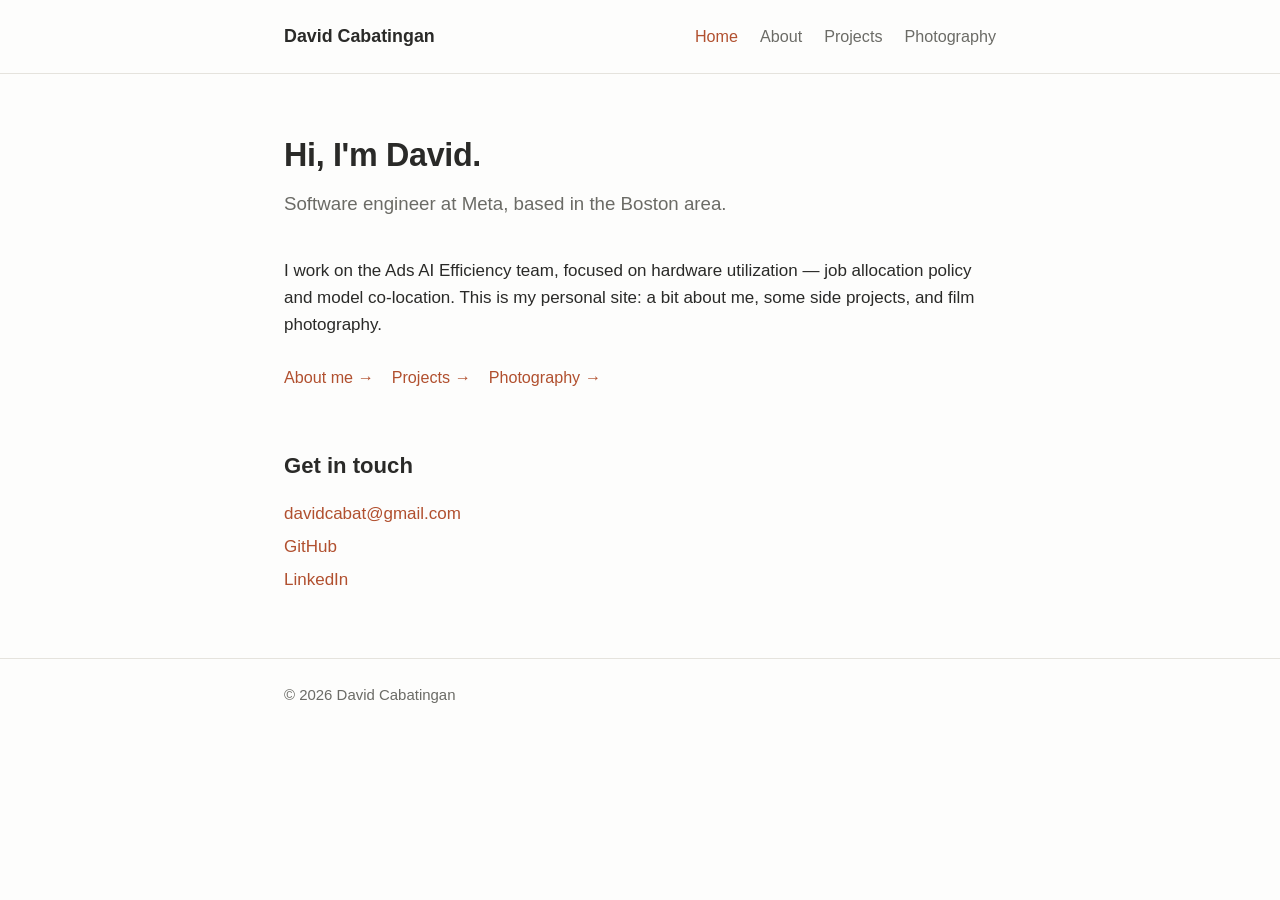
<file: index.html>
<!DOCTYPE html>
<html lang="en">
<head>
	<meta charset="utf-8" />
	<title>David Cabatingan</title>
	<meta name="viewport" content="width=device-width, initial-scale=1" />
	<link rel="shortcut icon" href="assets/faviconsmall.ico" />
	<link rel="stylesheet" href="assets/css/style.css" />
</head>
<body>

	<header class="site-header">
		<div class="container">
			<a href="index.html" class="name">David Cabatingan</a>
			<nav>
				<ul>
					<li><a href="index.html" class="active">Home</a></li>
					<li><a href="about.html">About</a></li>
					<li><a href="projects.html">Projects</a></li>
					<li><a href="photography.html">Photography</a></li>
				</ul>
			</nav>
		</div>
	</header>

	<main>
		<div class="container">
			<section class="hero">
				<h1>Hi, I'm David.</h1>
				<p class="tagline">Software engineer at Meta, based in the Boston area.</p>
				<p>I work on the Ads AI Efficiency team, focused on hardware utilization — job
				allocation policy and model co-location. This is my personal site: a bit about
				me, some side projects, and film photography.</p>

				<div class="hero-links">
					<a href="about.html">About me &rarr;</a>
					<a href="projects.html">Projects &rarr;</a>
					<a href="photography.html">Photography &rarr;</a>
				</div>
			</section>

			<section>
				<h2>Get in touch</h2>
				<ul class="contact-list">
					<li><a href="mailto:davidcabat@gmail.com">davidcabat@gmail.com</a></li>
					<li><a href="https://github.com/dcabatin">GitHub</a></li>
					<li><a href="https://www.linkedin.com/in/david-cabatingan/">LinkedIn</a></li>
				</ul>
			</section>
		</div>
	</main>

	<footer class="site-footer">
		<div class="container">
			&copy; 2026 David Cabatingan
		</div>
	</footer>

</body>
</html>
</file>
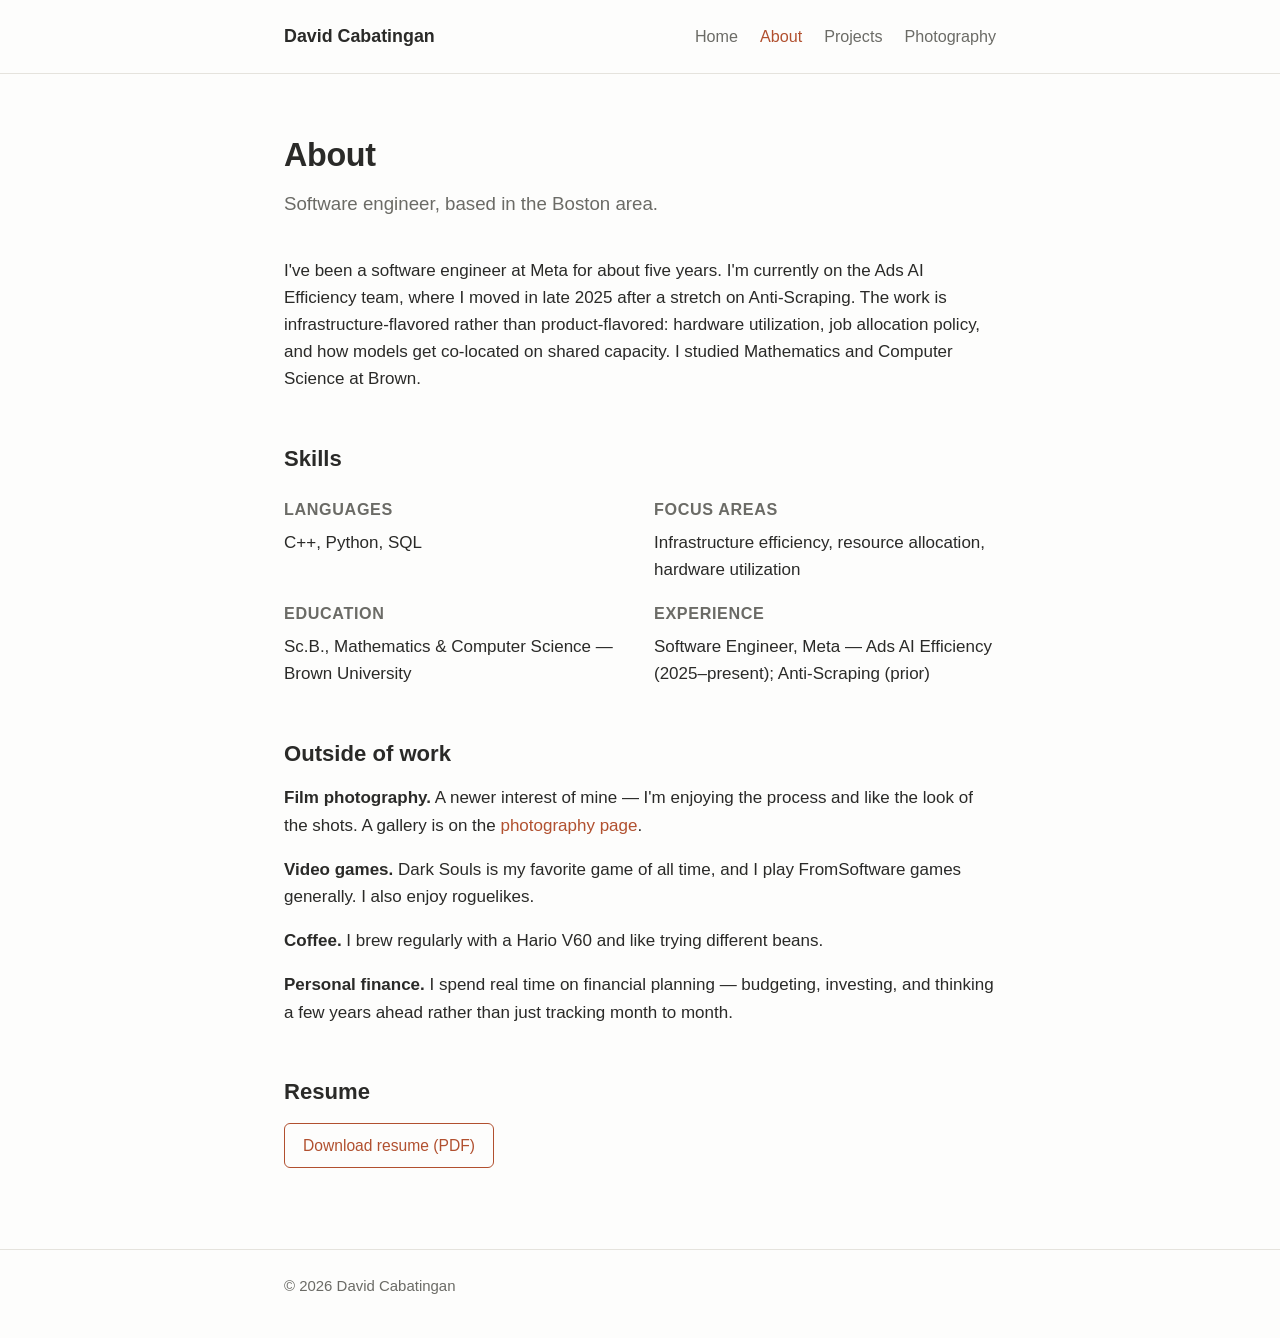
<file: about.html>
<!DOCTYPE html>
<html lang="en">
<head>
	<meta charset="utf-8" />
	<title>About — David Cabatingan</title>
	<meta name="viewport" content="width=device-width, initial-scale=1" />
	<link rel="shortcut icon" href="assets/faviconsmall.ico" />
	<link rel="stylesheet" href="assets/css/style.css" />
</head>
<body>

	<header class="site-header">
		<div class="container">
			<a href="index.html" class="name">David Cabatingan</a>
			<nav>
				<ul>
					<li><a href="index.html">Home</a></li>
					<li><a href="about.html" class="active">About</a></li>
					<li><a href="projects.html">Projects</a></li>
					<li><a href="photography.html">Photography</a></li>
				</ul>
			</nav>
		</div>
	</header>

	<main>
		<div class="container">
			<h1>About</h1>
			<p class="tagline">Software engineer, based in the Boston area.</p>

			<p>
				I've been a software engineer at Meta for about five years. I'm currently on the Ads AI
				Efficiency team, where I moved in late 2025 after a stretch on Anti-Scraping. The work is
				infrastructure-flavored rather than product-flavored: hardware utilization, job allocation
				policy, and how models get co-located on shared capacity. I studied Mathematics and Computer
				Science at Brown.
			</p>

			<h2>Skills</h2>
			<div class="skills">
				<div>
					<h3>Languages</h3>
					<p>C++, Python, SQL</p>
				</div>
				<div>
					<h3>Focus areas</h3>
					<p>Infrastructure efficiency, resource allocation, hardware utilization</p>
				</div>
				<div>
					<h3>Education</h3>
					<p>Sc.B., Mathematics &amp; Computer Science — Brown University</p>
				</div>
				<div>
					<h3>Experience</h3>
					<p>Software Engineer, Meta — Ads AI Efficiency (2025–present); Anti-Scraping (prior)</p>
				</div>
			</div>

			<h2>Outside of work</h2>
			<p>
				<strong>Film photography.</strong> A newer interest of mine — I'm enjoying the process
				and like the look of the shots. A gallery is on the
				<a href="photography.html">photography page</a>.
			</p>
			<p>
				<strong>Video games.</strong> Dark Souls is my favorite game of all time, and I play
				FromSoftware games generally. I also enjoy roguelikes.
			</p>
			<p>
				<strong>Coffee.</strong> I brew regularly with a Hario V60 and like trying different beans.
			</p>
			<p>
				<strong>Personal finance.</strong> I spend real time on financial planning — budgeting,
				investing, and thinking a few years ahead rather than just tracking month to month.
			</p>

			<h2>Resume</h2>
			<p><a href="files/resume.pdf" class="button">Download resume (PDF)</a></p>
		</div>
	</main>

	<footer class="site-footer">
		<div class="container">
			&copy; 2026 David Cabatingan
		</div>
	</footer>

</body>
</html>
</file>
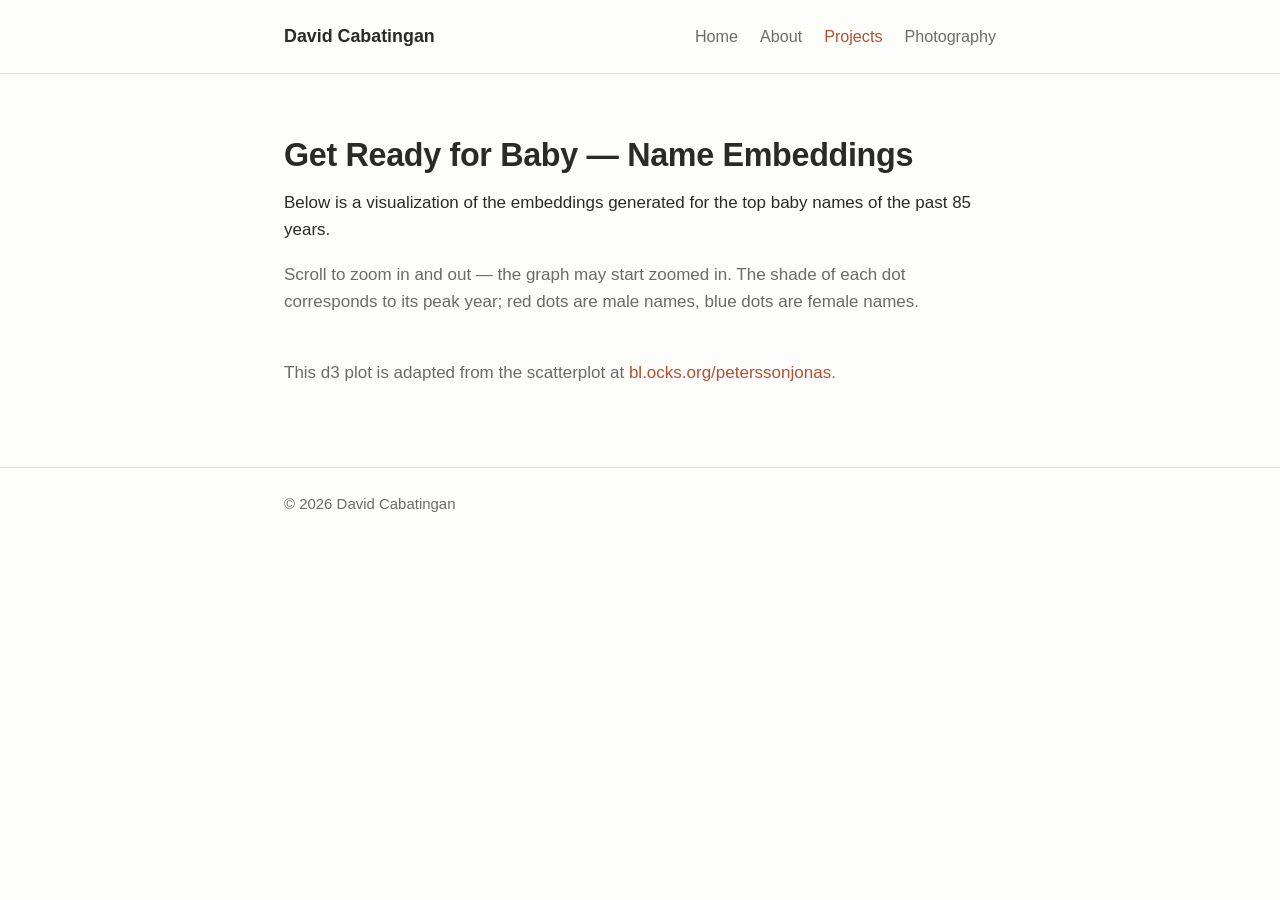
<file: gr4b.html>
<!DOCTYPE html>
<html lang="en">
<head>
	<meta charset="utf-8" />
	<title>Get Ready for Baby — David Cabatingan</title>
	<meta name="viewport" content="width=device-width, initial-scale=1" />
	<link rel="shortcut icon" href="assets/faviconsmall.ico" />
	<link rel="stylesheet" href="assets/css/style.css" />
	<link rel="stylesheet" href="scatter.css" />
</head>
<body>

	<header class="site-header">
		<div class="container">
			<a href="index.html" class="name">David Cabatingan</a>
			<nav>
				<ul>
					<li><a href="index.html">Home</a></li>
					<li><a href="about.html">About</a></li>
					<li><a href="projects.html" class="active">Projects</a></li>
					<li><a href="photography.html">Photography</a></li>
				</ul>
			</nav>
		</div>
	</header>

	<main>
		<div class="container">
			<h1>Get Ready for Baby — Name Embeddings</h1>
			<p>Below is a visualization of the embeddings generated for the top baby names of the past 85 years.</p>
			<p class="muted">Scroll to zoom in and out — the graph may start zoomed in. The shade of each dot
			corresponds to its peak year; red dots are male names, blue dots are female names.</p>

			<div id="scatter"></div>
			<div id="legend" style="display: inline-block"></div>

			<script src="https://d3js.org/d3.v3.min.js" charset="utf-8"></script>
			<script src="https://d3js.org/d3-color.v1.min.js"></script>
			<script src="https://d3js.org/d3-interpolate.v1.min.js"></script>
			<script src="https://d3js.org/d3-scale-chromatic.v1.min.js"></script>
			<script src="https://labratrevenge.com/d3-tip/javascripts/d3.tip.v0.6.3.js"></script>
			<script src="myscatter.js" charset="utf-8"></script>

			<p class="muted">This d3 plot is adapted from the scatterplot at
			<a href="http://bl.ocks.org/peterssonjonas/4a0e7cb8d23231243e0e">bl.ocks.org/peterssonjonas</a>.</p>
		</div>
	</main>

	<footer class="site-footer">
		<div class="container">
			&copy; 2026 David Cabatingan
		</div>
	</footer>

</body>
</html>
</file>
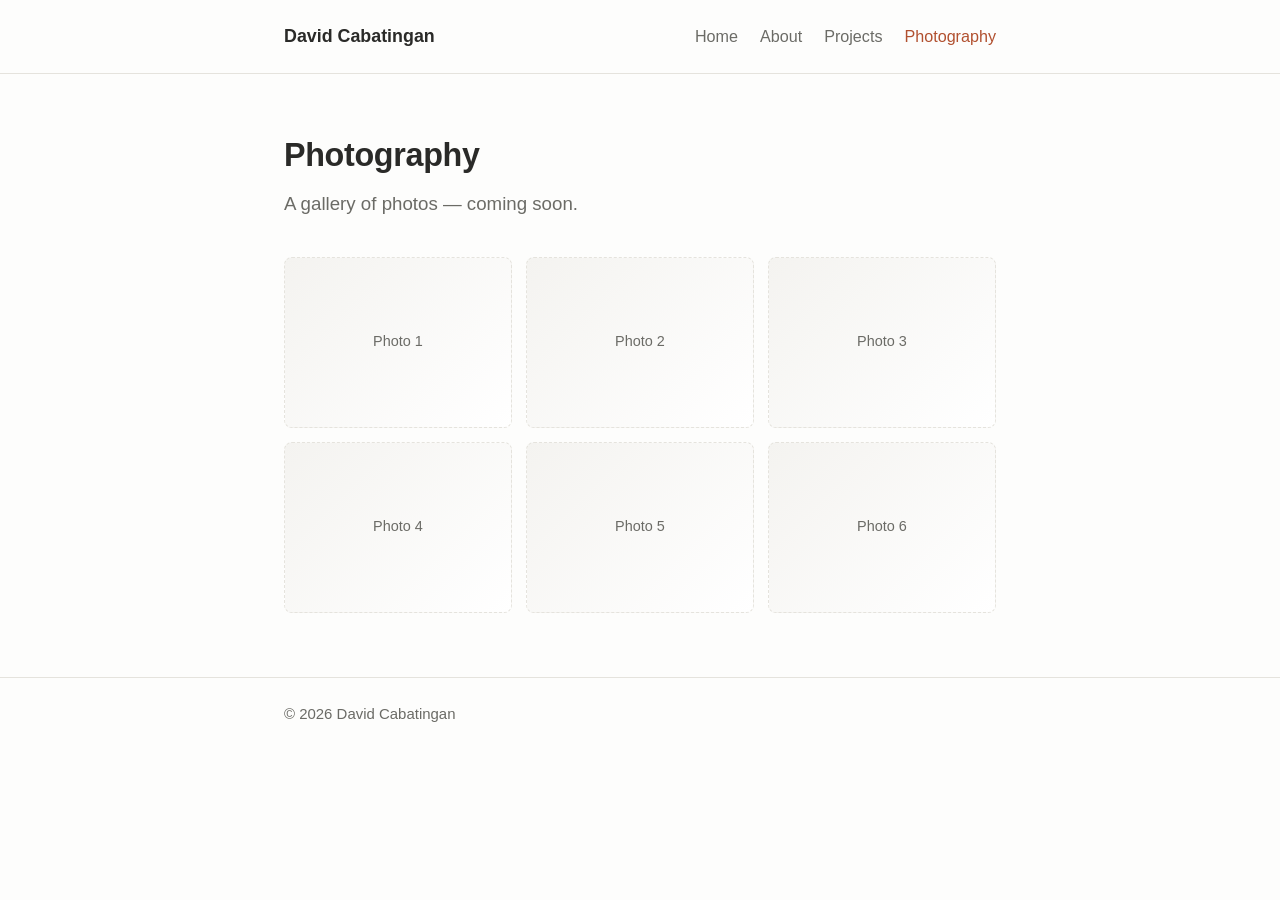
<file: photography.html>
<!DOCTYPE html>
<html lang="en">
<head>
	<meta charset="utf-8" />
	<title>Photography — David Cabatingan</title>
	<meta name="viewport" content="width=device-width, initial-scale=1" />
	<link rel="shortcut icon" href="assets/faviconsmall.ico" />
	<link rel="stylesheet" href="assets/css/style.css" />
</head>
<body>

	<header class="site-header">
		<div class="container">
			<a href="index.html" class="name">David Cabatingan</a>
			<nav>
				<ul>
					<li><a href="index.html">Home</a></li>
					<li><a href="about.html">About</a></li>
					<li><a href="projects.html">Projects</a></li>
					<li><a href="photography.html" class="active">Photography</a></li>
				</ul>
			</nav>
		</div>
	</header>

	<main>
		<div class="container">
			<h1>Photography</h1>
			<p class="tagline">A gallery of photos — coming soon.</p>

			<!--
				TODO: replace these placeholder slots with real photos, e.g.:
				<a class="photo-slot" href="images/photography/full/01.jpg">
					<img src="images/photography/thumb/01.jpg" alt="" style="width:100%;height:100%;object-fit:cover;border-radius:8px;" />
				</a>
			-->
			<div class="photo-grid">
				<div class="photo-slot">Photo 1</div>
				<div class="photo-slot">Photo 2</div>
				<div class="photo-slot">Photo 3</div>
				<div class="photo-slot">Photo 4</div>
				<div class="photo-slot">Photo 5</div>
				<div class="photo-slot">Photo 6</div>
			</div>
		</div>
	</main>

	<footer class="site-footer">
		<div class="container">
			&copy; 2026 David Cabatingan
		</div>
	</footer>

</body>
</html>
</file>
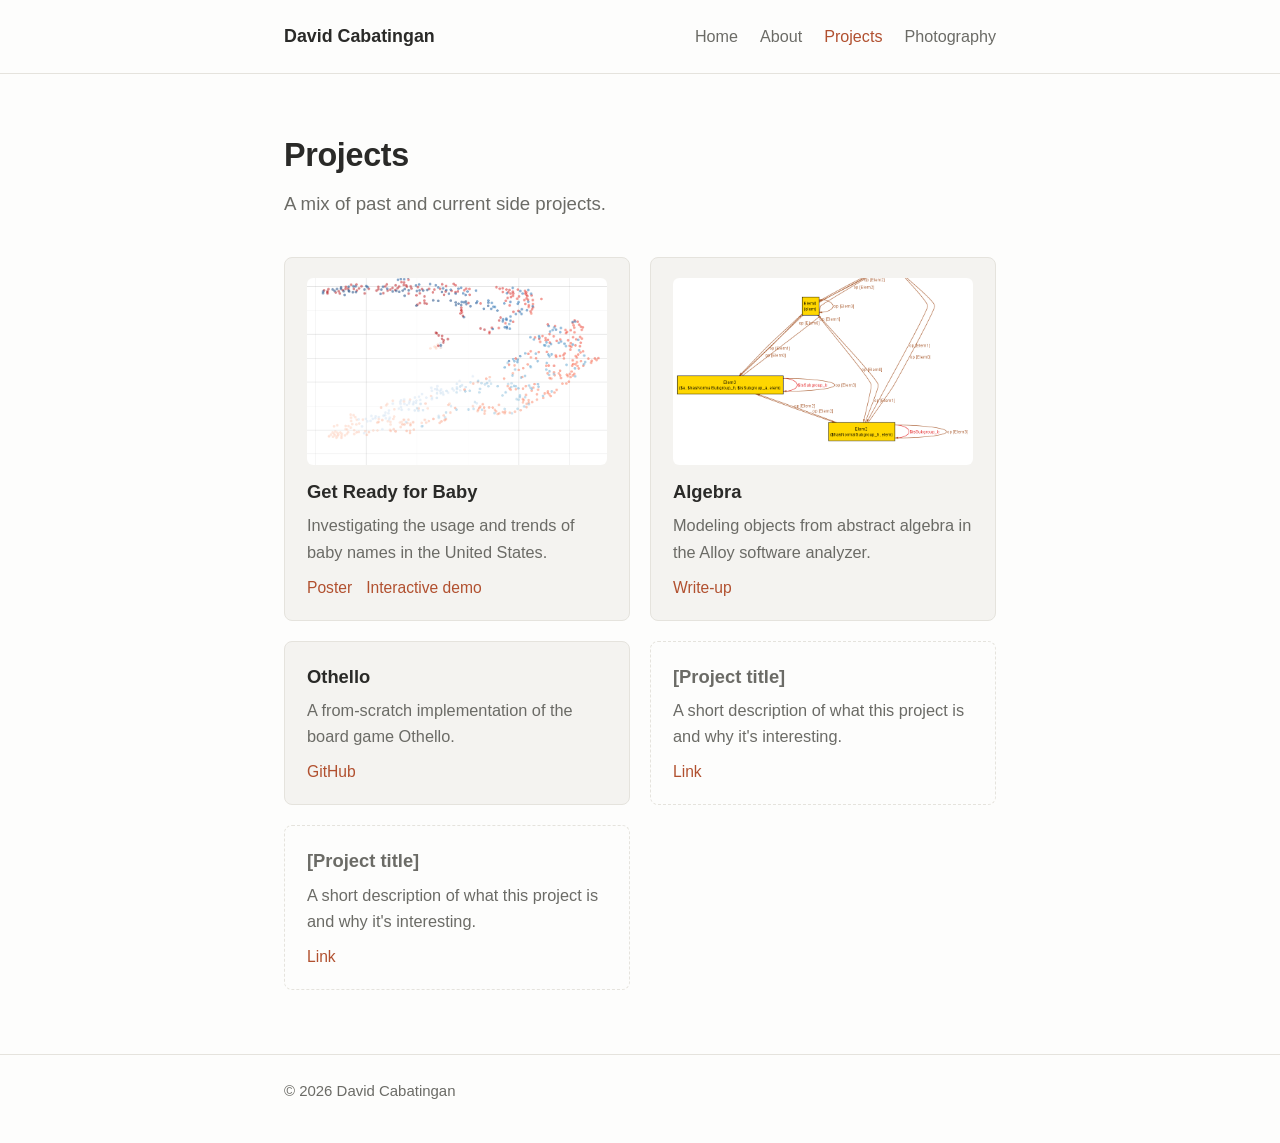
<file: projects.html>
<!DOCTYPE html>
<html lang="en">
<head>
	<meta charset="utf-8" />
	<title>Projects — David Cabatingan</title>
	<meta name="viewport" content="width=device-width, initial-scale=1" />
	<link rel="shortcut icon" href="assets/faviconsmall.ico" />
	<link rel="stylesheet" href="assets/css/style.css" />
</head>
<body>

	<header class="site-header">
		<div class="container">
			<a href="index.html" class="name">David Cabatingan</a>
			<nav>
				<ul>
					<li><a href="index.html">Home</a></li>
					<li><a href="about.html">About</a></li>
					<li><a href="projects.html" class="active">Projects</a></li>
					<li><a href="photography.html">Photography</a></li>
				</ul>
			</nav>
		</div>
	</header>

	<main>
		<div class="container">
			<h1>Projects</h1>
			<p class="tagline">A mix of past and current side projects.</p>

			<div class="grid">

				<div class="card">
					<img class="card-thumb" src="images/gr4b_image.PNG" alt="" />
					<h3>Get Ready for Baby</h3>
					<p>Investigating the usage and trends of baby names in the United States.</p>
					<div class="links">
						<a href="files/gr4b.pdf">Poster</a>
						<a href="gr4b.html">Interactive demo</a>
					</div>
				</div>

				<div class="card">
					<img class="card-thumb" src="images/algebra_image.PNG" alt="" />
					<h3>Algebra</h3>
					<p>Modeling objects from abstract algebra in the Alloy software analyzer.</p>
					<div class="links">
						<a href="files/algebra.pdf">Write-up</a>
					</div>
				</div>

				<div class="card">
					<h3>Othello</h3>
					<p>A from-scratch implementation of the board game Othello.</p>
					<div class="links">
						<a href="https://github.com/dcabatin">GitHub</a>
					</div>
				</div>

				<!-- TODO: replace these placeholders with real, current side projects -->
				<div class="card placeholder">
					<h3>[Project title]</h3>
					<p>A short description of what this project is and why it's interesting.</p>
					<div class="links"><a href="#">Link</a></div>
				</div>

				<div class="card placeholder">
					<h3>[Project title]</h3>
					<p>A short description of what this project is and why it's interesting.</p>
					<div class="links"><a href="#">Link</a></div>
				</div>

			</div>
		</div>
	</main>

	<footer class="site-footer">
		<div class="container">
			&copy; 2026 David Cabatingan
		</div>
	</footer>

</body>
</html>
</file>
<file: assets/css/style.css>
/* David Cabatingan — site styles */

:root {
	--bg: #fdfdfc;
	--bg-alt: #f4f3f0;
	--text: #2a2a28;
	--text-muted: #6b6b66;
	--accent: #b1502f;
	--border: #e5e3dd;
	--max-width: 760px;
}

* { box-sizing: border-box; }

html { -webkit-text-size-adjust: 100%; }

body {
	margin: 0;
	background: var(--bg);
	color: var(--text);
	font-family: -apple-system, BlinkMacSystemFont, "Segoe UI", Helvetica, Arial, sans-serif;
	font-size: 17px;
	line-height: 1.6;
}

a { color: var(--accent); text-decoration: none; }
a:hover { text-decoration: underline; }

.container {
	max-width: var(--max-width);
	margin: 0 auto;
	padding: 0 24px;
}

/* Header / nav */

header.site-header {
	border-bottom: 1px solid var(--border);
}

.site-header .container {
	display: flex;
	align-items: center;
	justify-content: space-between;
	padding-top: 22px;
	padding-bottom: 22px;
	flex-wrap: wrap;
	gap: 12px;
}

.site-header .name {
	font-weight: 600;
	font-size: 1.05em;
	color: var(--text);
}

.site-header .name:hover { text-decoration: none; color: var(--accent); }

.site-header nav ul {
	list-style: none;
	display: flex;
	gap: 22px;
	margin: 0;
	padding: 0;
}

.site-header nav a {
	color: var(--text-muted);
	font-size: 0.95em;
}

.site-header nav a:hover,
.site-header nav a.active {
	color: var(--accent);
	text-decoration: none;
}

/* Main content */

main {
	padding: 56px 0 64px;
}

h1 {
	font-size: 1.9em;
	margin: 0 0 8px;
	letter-spacing: -0.01em;
}

h2 {
	font-size: 1.3em;
	margin: 2.2em 0 0.6em;
}

.tagline {
	color: var(--text-muted);
	font-size: 1.1em;
	margin: 0 0 2em;
}

p { margin: 0 0 1em; }

.muted { color: var(--text-muted); }

/* Hero (home page) */

.hero { padding-bottom: 8px; }

.hero-links {
	display: flex;
	gap: 18px;
	margin-top: 1.6em;
	flex-wrap: wrap;
}

.hero-links a { font-size: 0.95em; }

/* Cards / grid (projects) */

.grid {
	display: grid;
	grid-template-columns: repeat(auto-fill, minmax(280px, 1fr));
	gap: 20px;
	margin-top: 1.5em;
}

.card {
	border: 1px solid var(--border);
	border-radius: 8px;
	padding: 20px 22px;
	background: var(--bg-alt);
}

.card.placeholder {
	background: transparent;
	border-style: dashed;
	color: var(--text-muted);
}

.card h3 {
	margin: 0 0 6px;
	font-size: 1.08em;
}

.card p { margin: 0 0 10px; color: var(--text-muted); font-size: 0.96em; }

.card .links { display: flex; gap: 14px; font-size: 0.92em; }

.card-thumb {
	width: 100%;
	aspect-ratio: 16 / 10;
	object-fit: cover;
	border-radius: 6px;
	margin-bottom: 12px;
	display: block;
	background: var(--border);
}

/* Photography grid */

.photo-grid {
	display: grid;
	grid-template-columns: repeat(auto-fill, minmax(200px, 1fr));
	gap: 14px;
	margin-top: 1.5em;
}

.photo-slot {
	aspect-ratio: 4 / 3;
	border-radius: 8px;
	border: 1px dashed var(--border);
	background: linear-gradient(135deg, var(--bg-alt), #fff);
	display: flex;
	align-items: center;
	justify-content: center;
	color: var(--text-muted);
	font-size: 0.85em;
}

/* Contact list */

.contact-list {
	list-style: none;
	padding: 0;
	margin: 1em 0 0;
	display: flex;
	flex-direction: column;
	gap: 6px;
}

/* Skills list */

.skills {
	display: grid;
	grid-template-columns: repeat(auto-fill, minmax(220px, 1fr));
	gap: 18px 28px;
	margin-top: 1.2em;
}

.skills h3 {
	font-size: 0.95em;
	text-transform: uppercase;
	letter-spacing: 0.04em;
	color: var(--text-muted);
	margin: 0 0 6px;
}

.skills p { margin: 0; }

/* Footer */

footer.site-footer {
	border-top: 1px solid var(--border);
	padding: 24px 0 40px;
	color: var(--text-muted);
	font-size: 0.88em;
}

/* Buttons */

.button {
	display: inline-block;
	padding: 9px 18px;
	border: 1px solid var(--accent);
	border-radius: 6px;
	color: var(--accent);
	font-size: 0.92em;
}

.button:hover {
	background: var(--accent);
	color: #fff;
	text-decoration: none;
}

@media (max-width: 480px) {
	body { font-size: 16px; }
	.site-header .container { flex-direction: column; align-items: flex-start; }
}
</file>
<file: scatter.css>
rect {
  fill: transparent;
  shape-rendering: crispEdges;
}

.axis path,
.axis line {
  fill: none;
  stroke: rgba(0, 0, 0, 0.1);
  shape-rendering: crispEdges;
}

.axisLine {
  fill: none;
  shape-rendering: crispEdges;
  stroke: rgba(0, 0, 0, 0.5);
  stroke-width: 2px;
}

.dot {
  fill-opacity: .5;
}

.d3-tip {
  line-height: 1;
  font-weight: bold;
  padding: 12px;
  background: rgba(0, 0, 0, 0.8);
  color: #fff;
  border-radius: 2px;
}

/* Creates a small triangle extender for the tooltip */
.d3-tip:after {
  box-sizing: border-box;
  display: inline;
  font-size: 10px;
  width: 100%;
  line-height: 1;
  color: rgba(0, 0, 0, 0.8);
  content: "\25BC";
  position: absolute;
  text-align: center;
}

/* Style northward tooltips differently */
.d3-tip.n:after {
  margin: -1px 0 0 0;
  top: 100%;
  left: 0;
}
</file>
